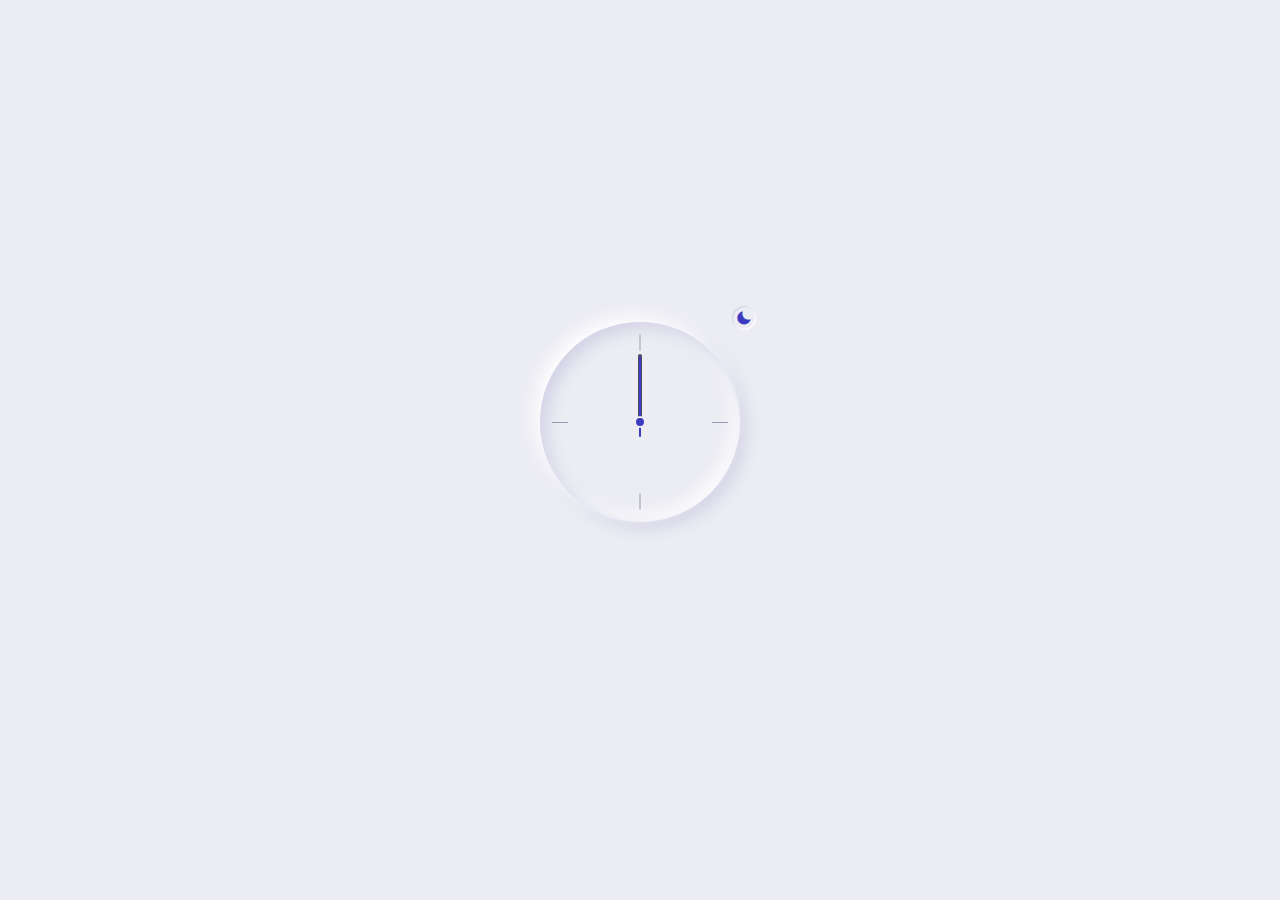
<file: Horloge.html>
<!DOCTYPE html>
    <html lang="en">
    <head>
        <meta charset="UTF-8">
        <meta name="viewport" content="width=device-width, initial-scale=1.0">

        <!--==================== BOXICONS ====================-->
        <link rel="stylesheet" href="https://cdn.jsdelivr.net/npm/boxicons@latest/css/boxicons.min.css">

        <!--==================== CSS ==========-->
        <link rel="stylesheet" href="assets/css/styles1.css">

        <title>Clock Ui</title>
    </head>
    <body>
        <section class="clock container">
            <div class="clock__container grid">
                <div class="clock__content grid">
                    <div class="clock__circle">
                        <span class="clock__twelve"></span>
                        <span class="clock__three"></span>
                        <span class="clock__six"></span>
                        <span class="clock__nine"></span>
    
                        <div class="clock__rounder"></div>
                        <div class="clock__hour" id="clock-hour"></div>
                        <div class="clock__minutes" id="clock-minutes"></div>
                        <div class="clock__seconds" id="clock-seconds"></div>

                        <!-- Dark/light button -->
                        <div class="clock__theme">
                            <i class='bx bxs-moon' id="theme-button"></i>
                        </div>
                    </div>

                    <div>
                        <div class="clock__text">
                            <div class="clock__text-hour" id="text-hour"></div>
                            <div class="clock__text-minutes" id="text-minutes"></div>
                            <div class="clock__text-ampm" id="text-ampm"></div>
                        </div>
    
                        <div class="clock__date">
                            <!-- <span id="date-day-week"></span> -->
                            <span id="date-day"></span>
                            <span id="date-month"></span>
                            <span id="date-year"></span>
                        </div>
                    </div>
                </div>
                
            </div>
        </section>

        <!--==================== MAIN JS ====================-->
        <script src="assets/js/main1.js"></script>
    </body>
</html>
</file>
<file: assets/css/styles1.css>
/*=============== GOOGLE FONTS ===============*/
@import url("https://fonts.googleapis.com/css2?family=Poppins:wght@400;500&display=swap");

/*=============== VARIABLES CSS ===============*/
:root {
  /*========== Colors ==========*/
  --hue-color: 240;

  --first-color: hsl(var(--hue-color), 53%, 49%);
  --title-color: hsl(var(--hue-color), 53%, 15%);
  --text-color: hsl(var(--hue-color), 12%, 35%);
  --text-color-light: hsl(var(--hue-color), 12%, 65%);
  --white-color: #FFF;
  --body-color: hsl(var(--hue-color), 24%, 94%);

  /*========== Font and typography ==========*/
  --body-font: 'Poppins', sans-serif;
  --biggest-font-size: 3rem;
  --small-font-size: .813rem;
  --smaller-font-size: .75rem;
  --tiny-font-size: .625rem;

  /*========== Font weight ==========*/
  --font-medium: 500;

  /*========== Margenes Bottom ==========*/
  --mb-0-25: .25rem;
  --mb-1: 1rem;
  --mb-1-5: 1.5rem;
  --mb-2-5: 2.5rem;

  /*========== z index ==========*/
  --z-normal: 1;
  --z-tooltip: 10;
}

@media screen and (min-width: 968px) {
  :root {
    --biggest-font-size: 3.5rem;
    --small-font-size: .875rem;
    --smaller-font-size: .813rem;
    --tiny-font-size: .75rem;
  }
}

/*========== Variables Dark theme ==========*/
body.dark-theme {
  --title-color: hsl(var(--hue-color), 12%, 95%);
  --text-color: hsl(var(--hue-color), 12%, 75%);
  --body-color: hsl(var(--hue-color), 10%, 16%);
}

/*========== Button Dark/Light ==========*/
.clock__theme {
  position: absolute;
  top: -1rem;
  right: -1rem;
  display: flex;
  padding: .25rem;
  border-radius: 50%;
  box-shadow: inset -1px -1px 1px hsla(var(--hue-color), 0%, 100%, 1), 
              inset 1px 1px 1px hsla(var(--hue-color), 30%, 86%, 1);
  color: var(--first-color);
  cursor: pointer;
}

/*========== Box shadow Dark theme ==========*/
.dark-theme .clock__circle {
  box-shadow: 6px 6px 16px hsla(var(--hue-color), 8%, 12%, 1), 
              -6px -6px 16px hsla(var(--hue-color), 8%, 20%, 1), 
              inset -6px -6px 16px hsla(var(--hue-color), 8%, 20%, 1), 
              inset 6px 6px 12px hsla(var(--hue-color), 8%, 12%, 1);
}

.dark-theme .clock__theme {
  box-shadow: inset -1px -1px 1px hsla(var(--hue-color), 8%, 20%, 1), 
              inset 1px 1px 1px hsla(var(--hue-color), 8%, 12%, 1);
}

/*=============== BASE ===============*/
* {
  box-sizing: border-box;
  padding: 0;
  margin: 0;
}

body {
  margin: 0;
  font-family: var(--body-font);
  background-color: var(--body-color);
  color: var(--text-color);
}

a {
  text-decoration: none;
}

/*=============== REUSABLE CSS CLASSES ===============*/
.container {
  max-width: 968px;
  margin-left: var(--mb-1);
  margin-right: var(--mb-1);
}

.grid {
  display: grid;
}

/*=============== CLOCK ===============*/
.clock__container {
  height: 100vh;
  grid-template-rows: 1fr max-content;
}

.clock__circle {
  position: relative;
  width: 200px;
  height: 200px;
  box-shadow: -6px -6px 16px var(--white-color), 
              6px 6px 16px hsla(var(--hue-color), 30%, 86%, 1), 
              inset 6px 6px 16px hsla(var(--hue-color), 30%, 86%, 1), 
              inset -6px -6px 16px var(--white-color);
  border-radius: 50%;
  justify-self: center;
  display: flex;
  justify-content: center;
  align-items: center;
}

.clock__content {
  align-self: center;
  row-gap: 3.5rem;
}

.clock__twelve, 
.clock__three, 
.clock__six, 
.clock__nine {
  position: absolute;
  width: 1rem;
  height: 1px;
  background-color: var(--text-color-light);
}

.clock__twelve, 
.clock__six {
  transform: translateX(-50%) rotate(90deg);
}

.clock__twelve {
  top: 1.25rem;
  left: 50%;
}

.clock__three {
  top: 50%;
  right: .75rem;
}

.clock__six {
  bottom: 1.25rem;
  left: 50%;
}

.clock__nine {
  left: .75rem;
  top: 50%;
}

.clock__rounder {
  width: .75rem;
  height: .75rem;
  background-color: var(--first-color);
  border-radius: 50%;
  border: 2px solid var(--body-color);
  z-index: var(--z-tooltip);
}

.clock__hour, 
.clock__minutes, 
.clock__seconds {
  position: absolute;
  display: flex;
  justify-content: center;
}

.clock__hour {
  width: 105px;
  height: 105px;
}

.clock__hour::before {
  content: '';
  position: absolute;
  background-color: var(--text-color);
  width: .25rem;
  height: 3rem;
  border-radius: .75rem;
  z-index: var(--z-normal);
}

.clock__minutes {
  width: 136px;
  height: 136px;
}

.clock__minutes::before {
  content: '';
  position: absolute;
  background-color: var(--text-color);
  width: .25rem;
  height: 4rem;
  border-radius: .75rem;
  z-index: var(--z-normal);
}

.clock__seconds {
  width: 130px;
  height: 130px;
}

.clock__seconds::before {
  content: '';
  position: absolute;
  background-color: var(--first-color);
  width: .125rem;
  height: 5rem;
  border-radius: .75rem;
  z-index: var(--z-normal);
}

.clock__logo {
  width: max-content;
  justify-self: center;
  margin-bottom: var(--mb-2-5);
  font-size: var(--smaller-font-size);
  font-weight: var(--font-medium);
  color: var(--text-color-light);
  transition: .3s;
}

.clock__logo:hover {
  color: var(--first-color);
}

.clock__text {
  display: flex;
  justify-content: center;
}

.clock__text-hour, 
.clock__text-minutes {
  font-size: var(--biggest-font-size);
  font-weight: var(--font-medium);
  color: var(--title-color);
}

.clock__text-ampm {
  font-size: var(--tiny-font-size);
  color: var(--title-color);
  font-weight: var(--font-medium);
  margin-left: var(--mb-0-25);
}

.clock__date {
  text-align: center;
  font-size: var(--small-font-size);
  font-weight: var(--font-medium);
}

/*=============== MEDIA QUERIES ===============*/
/* For large devices */
@media screen and (min-width: 968px) {
  .container {
    margin-left: auto;
    margin-right: auto;
  }
  .clock__logo {
    margin-bottom: 3rem;
  }
}
</file>
